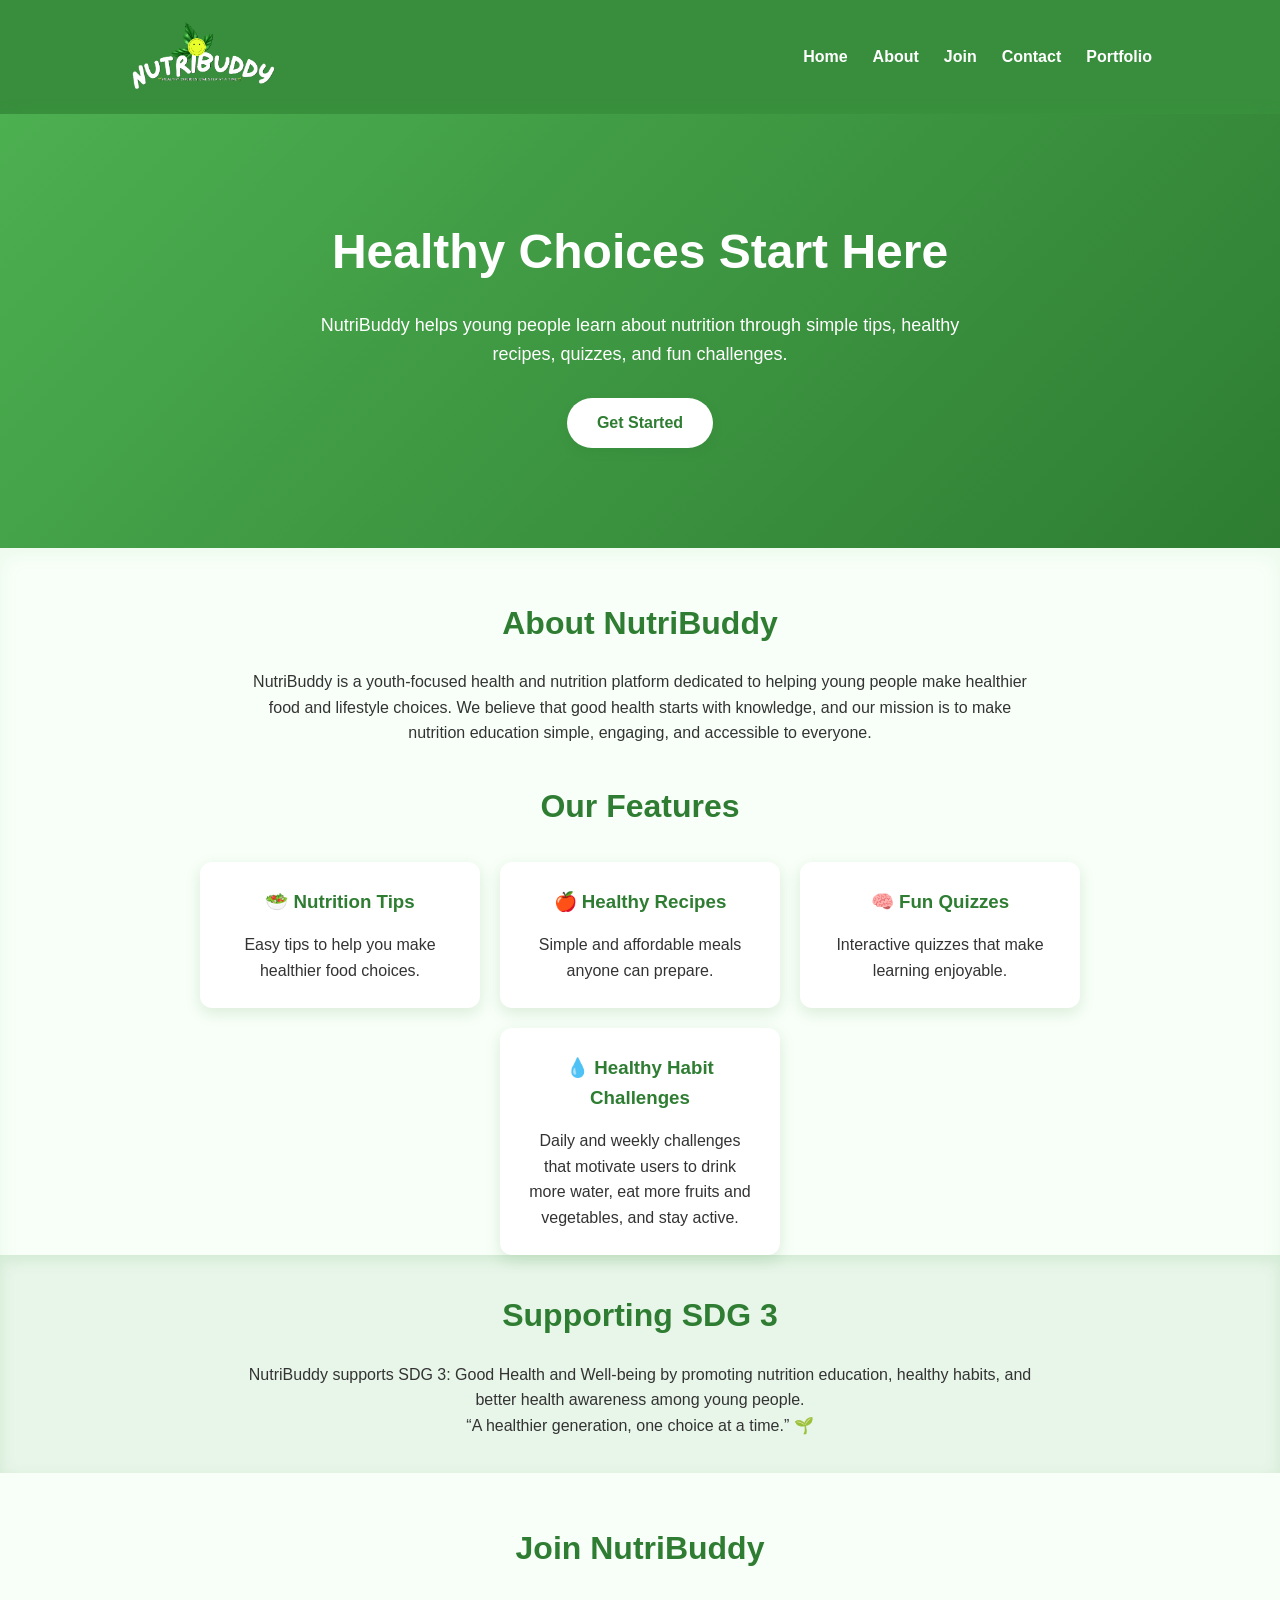
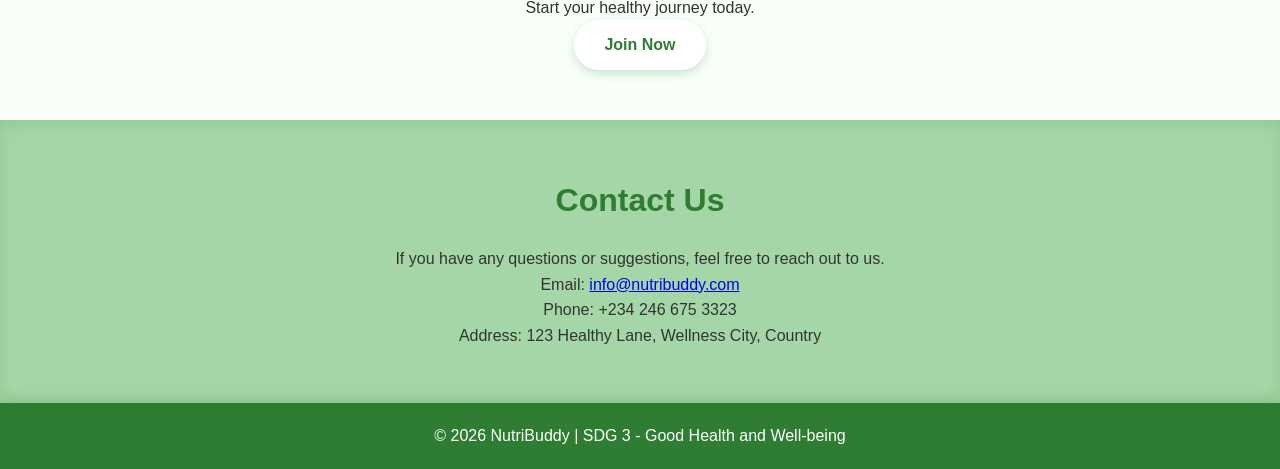
<file: index.html>
<!DOCTYPE html>
<html lang="en">
<head>
    <meta charset="UTF-8">
    <meta name="viewport" content="width=device-width, initial-scale=1.0">
    <title>NutriBuddy</title>
    <link rel="stylesheet" href="style.css">
</head>
<body>
<header>
    <nav>
        <img src="nutribuddy-logo.png" alt="NutriBuddy Logo" class="logo">

        <ul>
            <li><a href="#home">Home</a></li>
            <li><a href="#about">About</a></li>
            <li><a href="#Join">Join</a></li>
            <li><a href="#contact">Contact</a></li>
            <li><a href="Portfolio.html">Portfolio</a></li>
        </ul>
    </nav>
</header>

<main>
<section id="home" class="hero">

    <div class="hero-text">

        <h1>Healthy Choices Start Here</h1>

        <p>
            NutriBuddy helps young people learn about nutrition through
            simple tips, healthy recipes, quizzes, and fun challenges.
        </p>

        <a href="#" class="btn">Get Started</a>

    </div>

</section>
<section id="about">

    <h2>About NutriBuddy</h2>

    <p>
        NutriBuddy is a youth-focused health and nutrition platform dedicated to helping young people make healthier food and lifestyle choices. We believe that good health starts with knowledge, and our mission is to make nutrition education simple, engaging, and accessible to everyone.
    </p>

<h2>Our Features</h2>

    <div class="features">

        <div class="card">
            <h3>🥗 Nutrition Tips</h3>
            <p>Easy tips to help you make healthier food choices.</p>
        </div>

        <div class="card">
            <h3>🍎 Healthy Recipes</h3>
            <p>Simple and affordable meals anyone can prepare.</p>
        </div>

        <div class="card">
            <h3>🧠 Fun Quizzes</h3>
            <p>Interactive quizzes that make learning enjoyable.</p>
        </div>

        <div class="card">
            <h3>💧 Healthy Habit Challenges</h3>
            <p>Daily and weekly challenges that motivate users to drink more water, eat more fruits and vegetables, and stay active.</p>
        </div>
    </div>
    <section class="sdg">
<h2>Supporting SDG 3</h2>

    <p>
        NutriBuddy supports SDG 3: Good Health and Well-being by promoting nutrition education, healthy habits, and better health awareness among young people.
        <p>“A healthier generation, one choice at a time.” 🌱</p>
    </p>
    </section>
</section>

<section id="Join">

    <h2>Join NutriBuddy</h2>
    <p>Start your healthy journey today.</p>
   <p><a href="#" class="btn">Join Now</a></p>

</section>
<section id="contact">
    
    <h2>Contact Us</h2>
 <p>If you have any questions or suggestions, feel free to reach out to us.
    <br>
    Email: <a href="mailto:info@nutribuddy.com">info@nutribuddy.com</a>
    <br>
    Phone: +234 246 675 3323
    <br>
    Address: 123 Healthy Lane, Wellness City, Country
 </p>
</section> 

</main>

<footer>

    <p>© 2026 NutriBuddy | SDG 3 - Good Health and Well-being</p>

</footer>
</body>
</html>
</file>
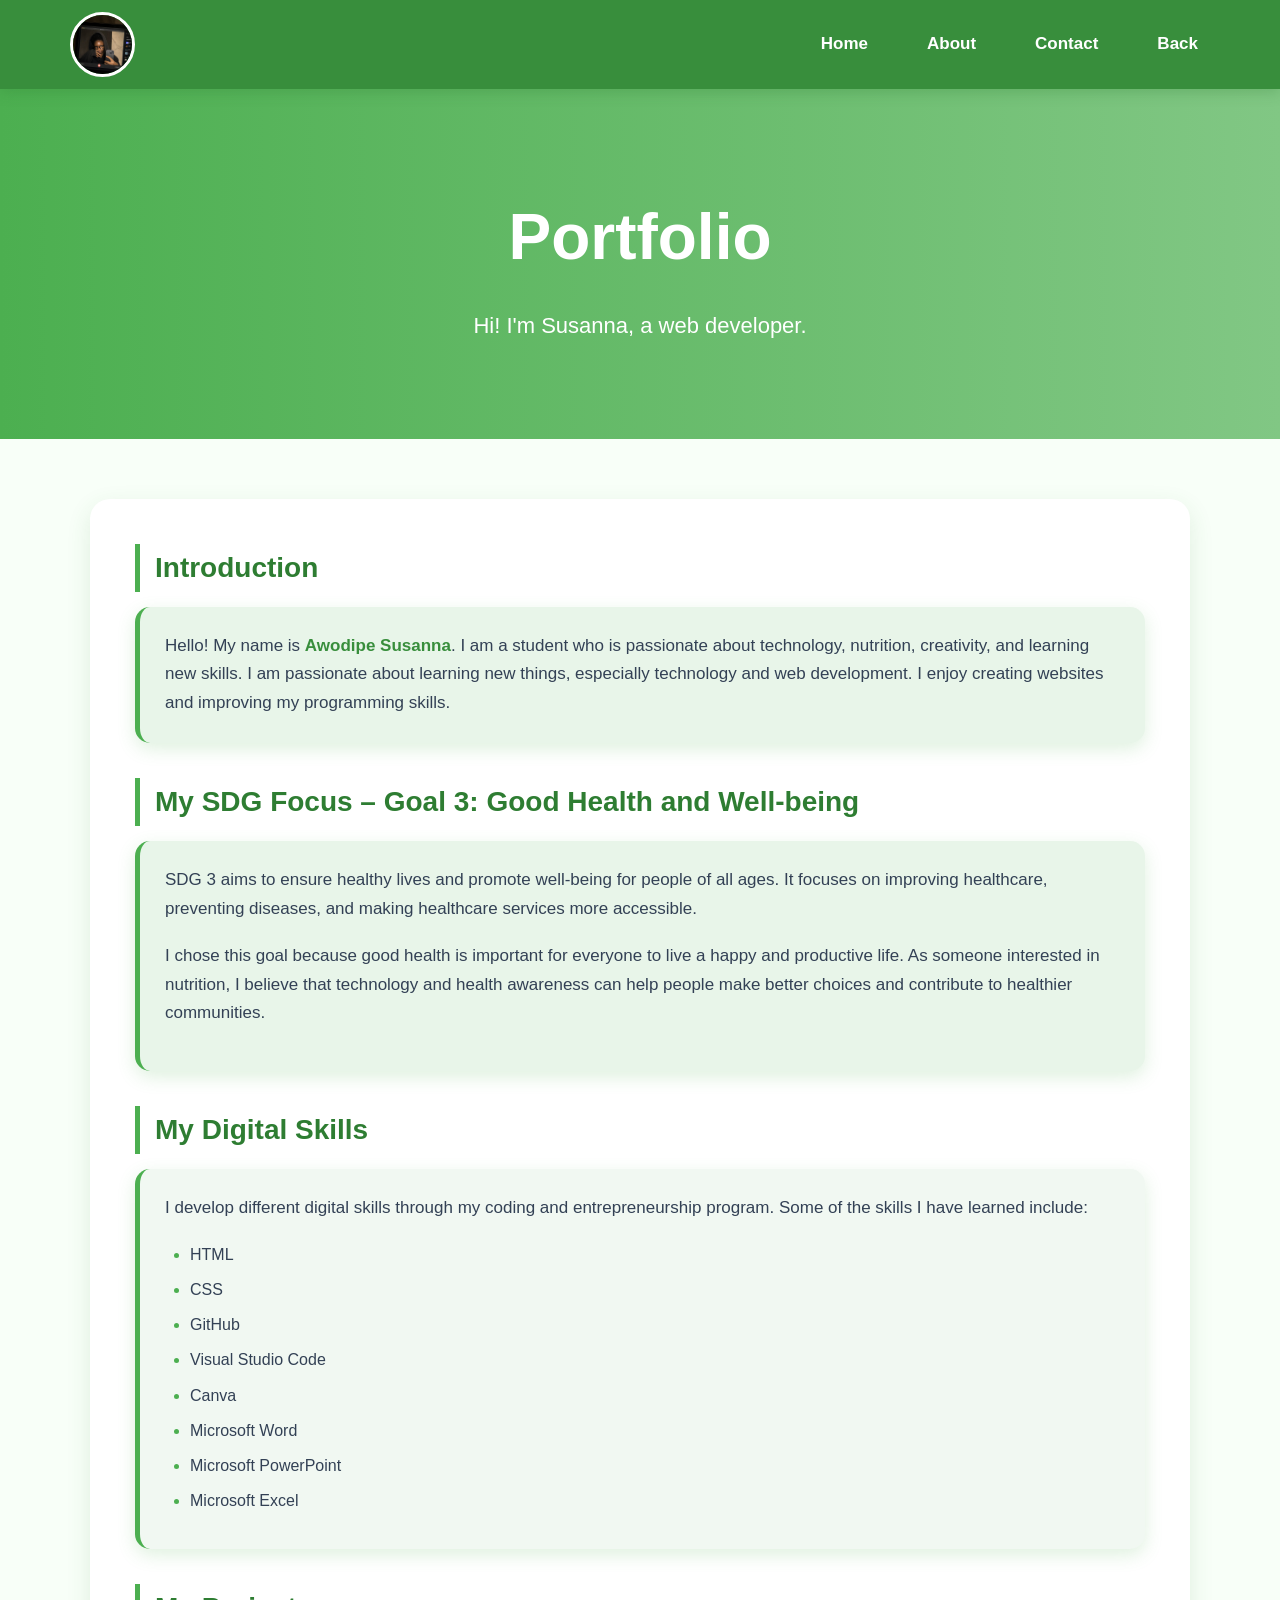
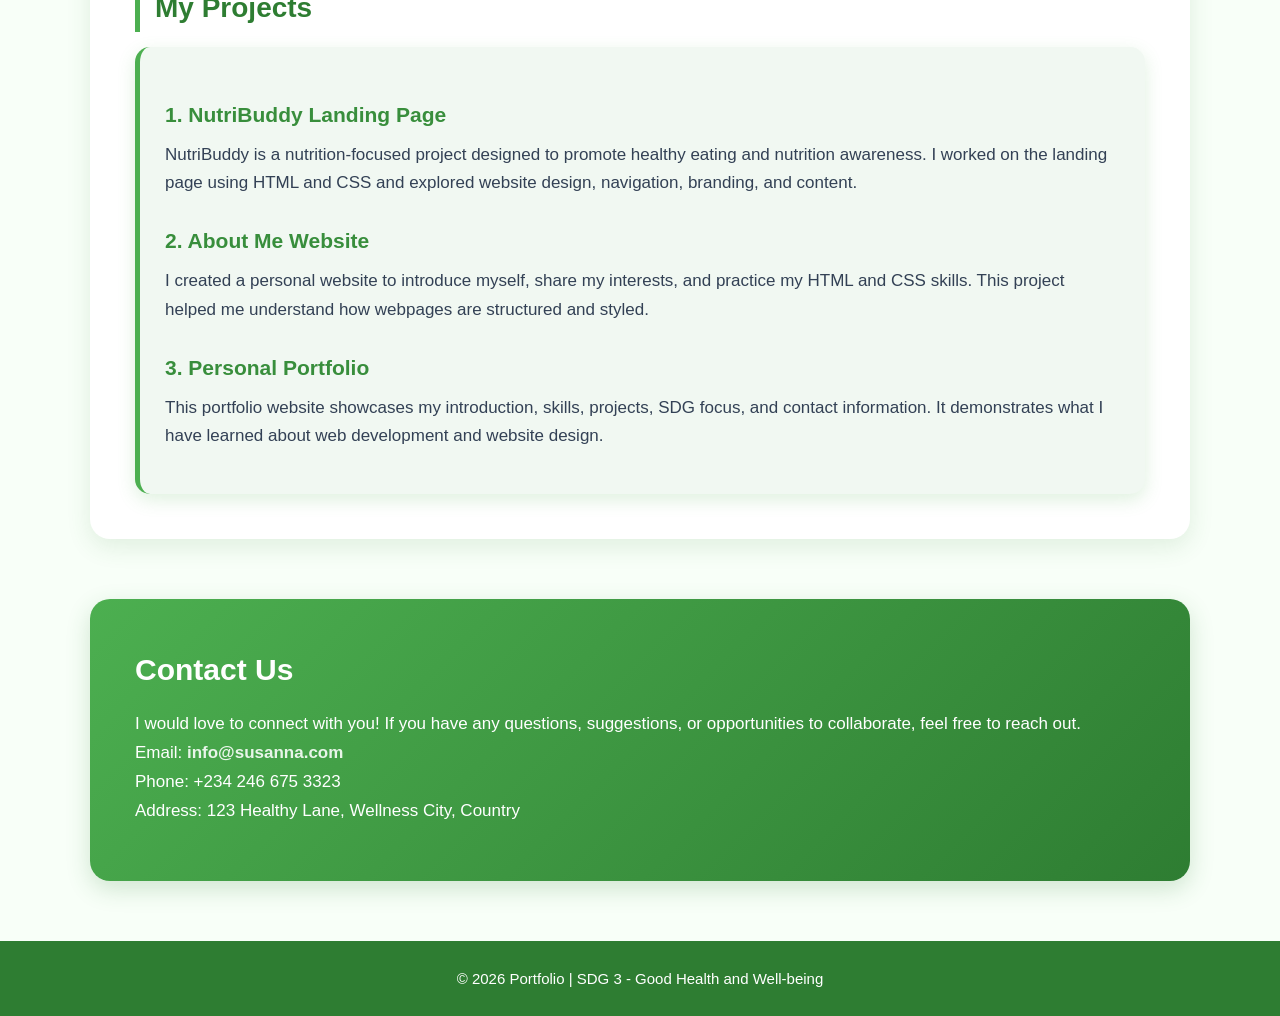
<file: Portfolio.html>
<style>
* {
    margin: 0;
    padding: 0;
    box-sizing: border-box;
}

html {
    scroll-behavior: smooth;
}

body {
    font-family: "Segoe UI", Tahoma, Geneva, Verdana, sans-serif;
    line-height: 1.7;
    color: #334155;
    background-color: #f8fff8;
}

header {
    background-color: #388e3c;
    position: sticky;
    top: 0;
    z-index: 1000;
    box-shadow: 0 4px 12px rgba(46, 125, 50, 0.25);
}

nav {
    max-width: 1200px;
    margin: auto;
    padding: 12px 30px;
    display: flex;
    align-items: center;
    justify-content: space-between;
}

.logo {
    width: 65px;
    height: 65px;
    object-fit: cover;
    border-radius: 50%;
    border: 3px solid white;
}

nav ul {
    list-style: none;
    display: flex;
    gap: 35px;
}

nav ul li a {
    color: white;
    text-decoration: none;
    font-size: 17px;
    font-weight: 600;
    padding: 8px 12px;
    border-radius: 8px;
    transition: 0.3s ease;
}

nav ul li a:hover {
    background-color: #2e7d32;
    color: white;
}

.hero {
    min-height: 350px;
    display: flex;
    align-items: center;
    justify-content: center;
    text-align: center;
    padding: 40px 20px;

    background: linear-gradient(to right, #4caf50, #81c784);

    color: white;
}

.hero-text h1 {
    font-size: 64px;
    margin-bottom: 15px;
    font-weight: 800;
}

.hero-text p {
    font-size: 22px;
}

#about {
    max-width: 1100px;
    margin: 60px auto;
    padding: 45px;
    background-color: white;
    border-radius: 20px;
    box-shadow: 0 8px 25px rgba(46, 125, 50, 0.12);
}

#about h2 {
    color: #2e7d32;
    font-size: 28px;
    margin-bottom: 15px;
    margin-top: 35px;
    border-left: 5px solid #4caf50;
    padding-left: 15px;
}

#about h2:first-child {
    margin-top: 0;
}

#about h3 {
    color: #388e3c;
    font-size: 21px;
    margin-top: 25px;
    margin-bottom: 8px;
}

#about p {
    font-size: 17px;
    margin-bottom: 18px;
}

#about strong {
    color: #388e3c;
}

#about > p {
    background-color: #e8f5e9;
    padding: 25px;
    border-radius: 15px;
    border-left: 5px solid #4caf50;
    box-shadow: 0 6px 18px rgba(76, 175, 80, 0.18);
    margin-bottom: 18px;
}

.SDG {
    background-color: #e8f5e9;
    padding: 25px;
    border-radius: 15px;
    border-left: 5px solid #4caf50;
    box-shadow: 0 6px 18px rgba(76, 175, 80, 0.18);
    margin-top: 10px;
}

.Skills {
    background-color: #f1f8f2;
    padding: 25px;
    border-radius: 15px;
    border-left: 5px solid #4caf50;
    box-shadow: 0 6px 18px rgba(76, 175, 80, 0.18);
    margin-top: 10px;
}

.Skills ul {
    padding-left: 25px;
    margin-top: 15px;
    margin-bottom: 10px;
}

.Skills ul li {
    margin-bottom: 8px;
}

.Skills ul li::marker {
    color: #4caf50;
}

.projects {
    background-color: #f1f8f2;
    padding: 25px;
    border-radius: 15px;
    border-left: 5px solid #4caf50;
    box-shadow: 0 6px 18px rgba(76, 175, 80, 0.18);
    margin-top: 10px;
}

.projects h3 {
    color: #2e7d32;
    margin-top: 20px;
}

.projects h3:first-child {
    margin-top: 0;
}

.projects p {
    margin-bottom: 20px;
}

#contact {
    max-width: 1100px;
    margin: 60px auto;
    padding: 45px;

    background: linear-gradient(
        135deg,
        #4caf50,
        #2e7d32
    );

    color: white;

    border-radius: 20px;

    box-shadow: 0 8px 25px rgba(46, 125, 50, 0.2);
}

#contact h2 {
    font-size: 30px;
    margin-bottom: 15px;
}

#contact p {
    font-size: 17px;
    margin-bottom: 10px;
}

#contact a {
    color: #e8f5e9;
    font-weight: bold;
    text-decoration: none;
}

#contact a:hover {
    text-decoration: underline;
}

footer {
    background-color: #2e7d32;
    color: white;

    text-align: center;
    padding: 25px 15px;

    margin-top: 60px;
}

footer p {
    font-size: 15px;
}

@media (max-width: 700px) {
    nav {
        padding: 10px 18px;
    }

    nav ul {
        gap: 8px;
    }

    nav ul li a {
        font-size: 14px;
        padding: 7px 8px;
    }

    .logo {
        width: 55px;
        height: 55px;
    }

    .hero {
        min-height: 300px;
    }

    .hero-text h1 {
        font-size: 45px;
    }

    .hero-text p {
        font-size: 18px;
    }

    #about,
    #contact {
        margin: 30px 15px;
        padding: 25px;
    }

    #about h2,
    #contact h2 {
        font-size: 24px;
    }

    .SDG,
    .Skills,
    .projects {
        padding: 20px;
    }
}
</style>
<body>
<header>
    <nav>
        <img src="Profile picture.png" alt="Profile Picture" class="logo" width="100">

        <ul>
            <li><a href="#home">Home</a></li>
            <li><a href="#about">About</a></li>
            <li><a href="#contact">Contact</a></li>
            <li><a href="index.html">Back</a></li>
        </ul>
    </nav>
</header>

<main>
<section id="home" class="hero">

    <div class="hero-text">
        <h1>Portfolio</h1>
        <p>Hi! I'm Susanna, a web developer.</p>
    </div>

</section>
    <section id="about">
        <h2>Introduction</h2>
        <p>
            Hello! My name is <strong>Awodipe Susanna</strong>.
            I am a student who is passionate about technology, nutrition, creativity, and learning new skills. 
            I am passionate about learning new things, especially technology and web development. 
            I enjoy creating websites and improving my programming skills.
        </p>
        

        <h2>My SDG Focus – Goal 3: Good Health and Well-being</h2>
        <div class="SDG Focus">
         <p> 
         SDG 3 aims to ensure healthy lives and promote
         well-being for people of all ages. It focuses on
         improving healthcare, preventing diseases, and
         making healthcare services more accessible.
         </p>

         <p>
         I chose this goal because good health is important
         for everyone to live a happy and productive life.
         As someone interested in nutrition, I believe that
         technology and health awareness can help people
         make better choices and contribute to healthier
         communities.
         </p>

        </div>
        
        <h2>My Digital Skills</h2>
        <div class="Skills">
        
            <p>
                I develop different digital skills through my
                coding and entrepreneurship program. Some of the skills
                I have learned include:
            </p>

            <ul>
                <li>HTML</li>
                <li>CSS</li>
                <li>GitHub</li>
                <li>Visual Studio Code</li>
                <li>Canva</li>
                <li>Microsoft Word</li>
                <li>Microsoft PowerPoint</li>
                <li>Microsoft Excel</li>
            </ul>

        </div>

     <h2>My Projects</h2>
        <div class="projects">

            <h3>1. NutriBuddy Landing Page</h3>

            <p>
                NutriBuddy is a nutrition-focused project designed to
                promote healthy eating and nutrition awareness. I worked
                on the landing page using HTML and CSS and explored
                website design, navigation, branding, and content.
            </p>

            <h3>2. About Me Website</h3>

            <p>
                I created a personal website to introduce myself,
                share my interests, and practice my HTML and CSS skills.
                This project helped me understand how webpages are
                structured and styled.
            </p>

            <h3>3. Personal Portfolio</h3>

            <p>
                This portfolio website showcases my introduction,
                skills, projects, SDG focus, and contact information.
                It demonstrates what I have learned about web development
                and website design.
            </p>
        </div>
    </section>

</div>
<section id="contact">
    
    <h2>Contact Us</h2>
 <p>
   I would love to connect with you! If you have any
   questions, suggestions, or opportunities to collaborate,
   feel free to reach out.
    <br>
    Email: <a href="mailto:info@susanna.com">info@susanna.com</a>
    <br>
    Phone: +234 246 675 3323
    <br>
    Address: 123 Healthy Lane, Wellness City, Country
 </p>
</section> 

</main>

<footer>

    <p>© 2026 Portfolio | SDG 3 - Good Health and Well-being</p>

</footer>

</body>
</html>
</file>
<file: style.css>
.logo {
    width: 150px;
    height: auto;
}

* {
    margin: 0;
    padding: 0;
    box-sizing: border-box;
}

body {
    font-family: Arial, sans-serif;
    line-height: 1.6;
    background-color: #f8fff8;
    color: #333;
}

nav {
    background-color: #388e3c;
    display: flex;
    justify-content: space-between;
    align-items: center;
    padding: 20px 10%;
    box-shadow: 0 4px 12px rgba(46, 125, 50, 0.25);
}

nav h2 {
    color: white;
}

nav ul {
    display: flex;
    list-style: none;
}

nav ul li {
    margin-left: 25px;
}

nav ul li a {
    color: white;
    text-decoration: none;
    font-weight: bold;
}

nav ul li a:hover {
    color: #c8e6c9;
}

.hero {
    background: linear-gradient(135deg, #4caf50, #2e7d32);
    color: white;
    text-align: center;
    padding: 100px 20px;
    box-shadow: 0 8px 20px rgba(76, 175, 80, 0.25);
}

.hero h1 {
    font-size: 3rem;
    margin-bottom: 20px;
}

.hero p {
    max-width: 700px;
    margin: auto;
    margin-bottom: 30px;
    font-size: 18px;
}

.btn {
    display: inline-block;
    background: white;
    color: #2e7d32;
    padding: 12px 30px;
    border-radius: 30px;
    text-decoration: none;
    font-weight: bold;
    box-shadow: 0 4px 10px rgba(46, 125, 50, 0.2);
}

.btn:hover {
    background: #e8f5e9;
}

section {
    padding: 50px 10%;
}

section h2 {
    text-align: center;
    margin-bottom: 20px;
    color: #2e7d32;
    font-size: 2rem;
}

section p {
    text-align: center;
    max-width: 800px;
    margin: auto;
}

#about {
    background-color: #f8fff8;
    box-shadow: inset 0 5px 20px rgba(76, 175, 80, 0.08);
    padding-bottom: 0;
}

#about h2:nth-of-type(2) {
    margin-top: 35px;
}

.features {
    display: flex;
    gap: 20px;
    justify-content: center;
    margin-top: 30px;
    flex-wrap: wrap;
}

.card {
    background: white;
    width: 280px;
    padding: 25px;
    border-radius: 12px;
    text-align: center;
    box-shadow: 0 5px 15px rgba(46, 125, 50, 0.15);
    transition: transform 0.3s ease, box-shadow 0.3s ease;
}

.card:hover {
    transform: translateY(-5px);
    box-shadow: 0 8px 20px rgba(76, 175, 80, 0.25);
}

.card h3 {
    color: #2e7d32;
    margin-bottom: 15px;
}

.sdg {
    text-align: center;
    background-color: #e8f5e9;
    box-shadow: inset 0 5px 15px rgba(76, 175, 80, 0.15);
    width: 100vw;
    margin-left: -10vw;
    padding: 35px 10%;
}

#join {
    background-color: #c8e6c9;
    box-shadow: inset 0 5px 15px rgba(46, 125, 50, 0.15);
    padding: 55px 10%;
}

#join h2 {
    color: #2e7d32;
}

#contact {
    text-align: center;
    background-color: #a5d6a7;
    box-shadow: inset 0 5px 15px rgba(46, 125, 50, 0.15);
    padding: 55px 10%;
}

#contact h2 {
    color: #2e7d32;
}

footer {
    background-color: #2e7d32;
    color: white;
    text-align: center;
    padding: 20px;
    box-shadow: 0 -4px 12px rgba(46, 125, 50, 0.2);
}
</file>
